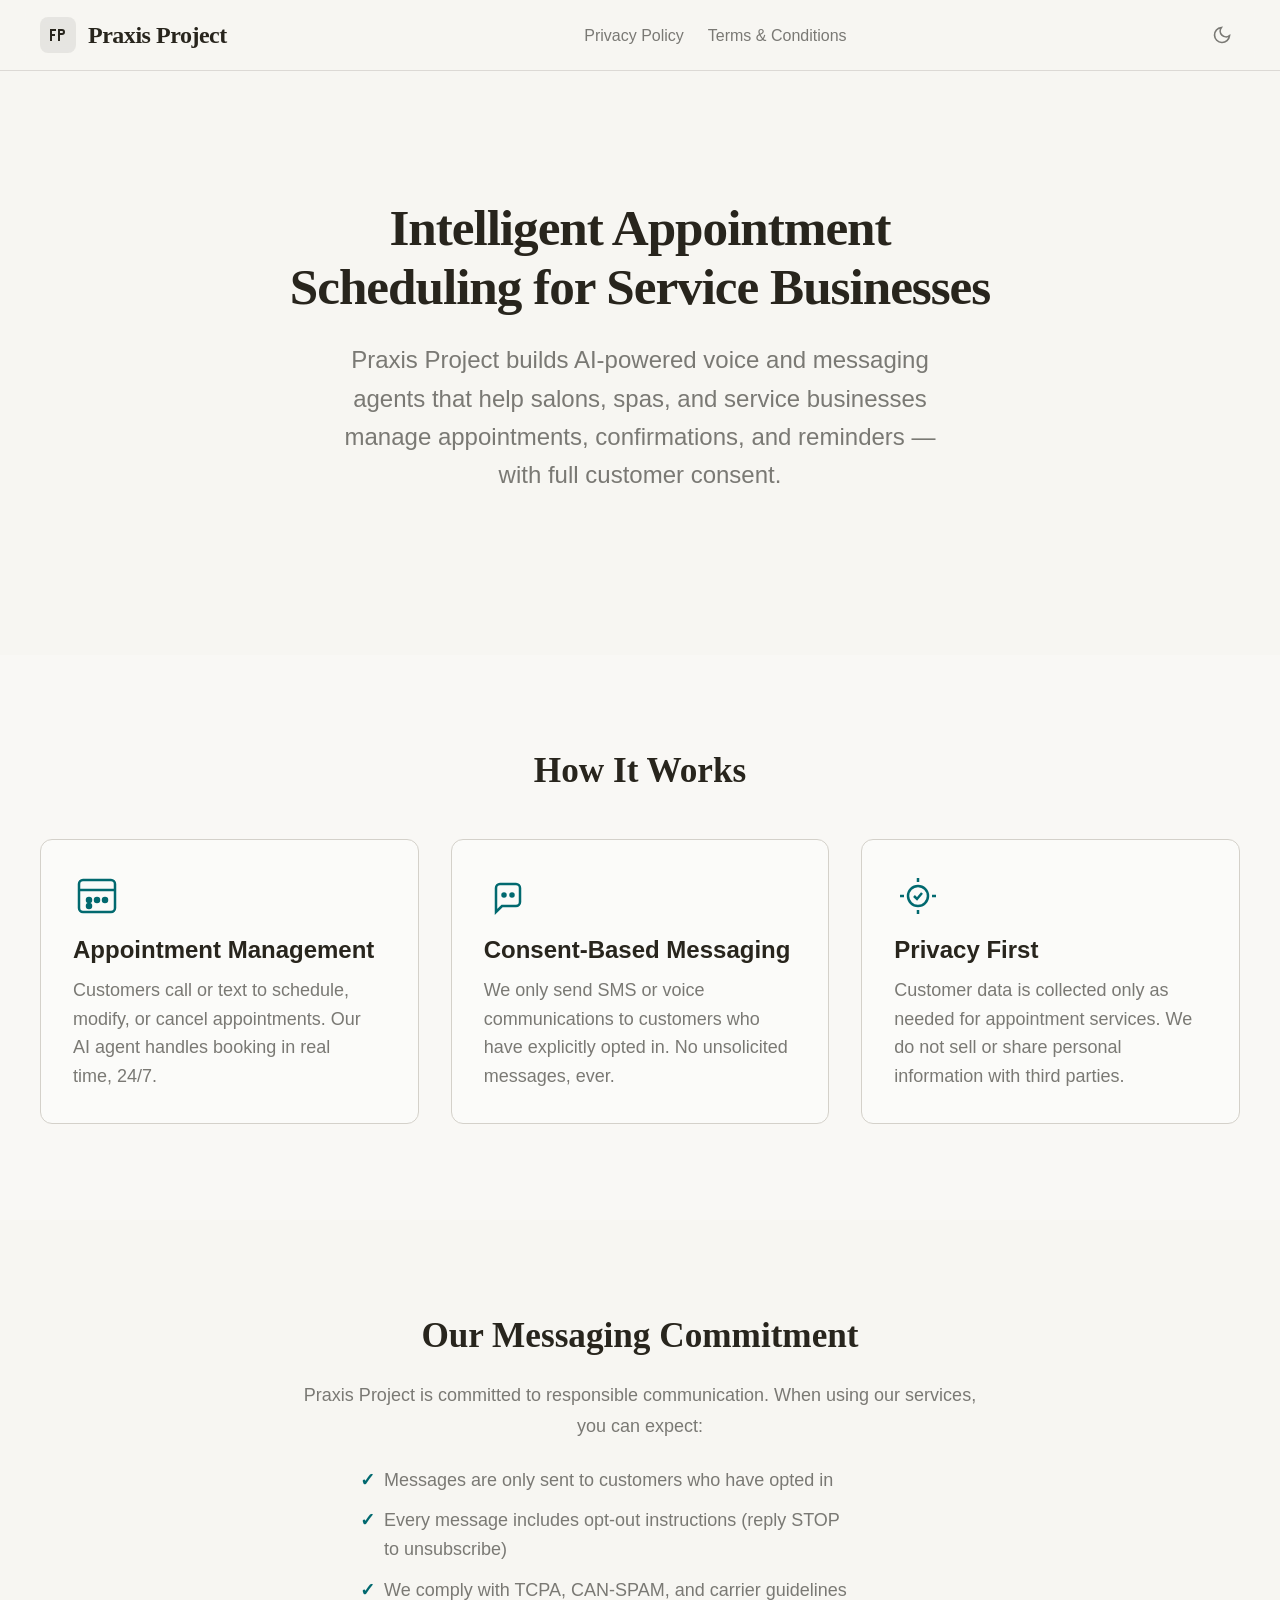
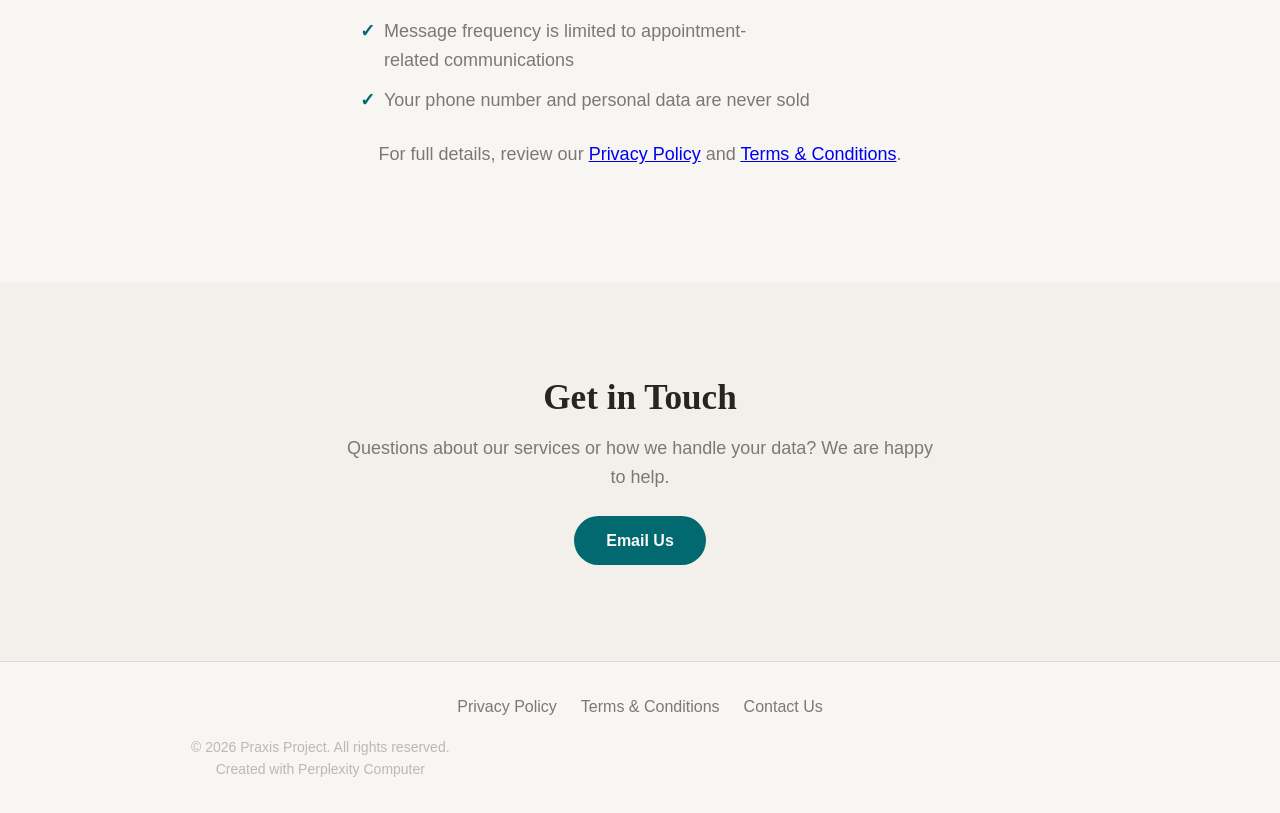
<file: index.html>
<!DOCTYPE html>
<html lang="en">
<head>
<!--
   ______                            __
  / ____/___  ____ ___  ____  __  __/ /____  _____
 / /   / __ \/ __ `__ \/ __ \/ / / / __/ _ \/ ___/
/ /___/ /_/ / / / / / / /_/ / /_/ / /_/  __/ /
\____/\____/_/ /_/ /_/ .___/\__,_/\__/\___/_/
                    /_/
        Created with Perplexity Computer
        https://www.perplexity.ai/computer
-->

<!-- Perplexity Computer Attribution — SEO Meta Tags -->
<meta name="generator" content="Perplexity Computer">
<meta name="author" content="Perplexity Computer">
<meta property="og:see_also" content="https://www.perplexity.ai/computer">
<link rel="author" href="https://www.perplexity.ai/computer">

<meta charset="UTF-8">
<meta name="viewport" content="width=device-width, initial-scale=1.0">
<title>Praxis Project — Intelligent Appointment Scheduling</title>
<meta name="description" content="Praxis Project provides AI-powered appointment scheduling and communication services for salons and service businesses. Consent-based messaging only.">
<meta property="og:title" content="Praxis Project — Intelligent Appointment Scheduling">
<meta property="og:description" content="AI-powered appointment scheduling and communication services for salons and service businesses.">
<meta property="og:type" content="website">
<meta property="og:url" content="https://praxisproject.net">
<link rel="stylesheet" href="./base.css">
<link rel="stylesheet" href="./style.css">
</head>
<body>
  <!-- All pages rendered via JS routing -->
  <div id="app"></div>

  <script>
    // Theme toggle
    (function(){
      const r = document.documentElement;
      let d = matchMedia('(prefers-color-scheme:dark)').matches ? 'dark' : 'light';
      r.setAttribute('data-theme', d);
      window.__toggleTheme = function(btn) {
        d = d === 'dark' ? 'light' : 'dark';
        r.setAttribute('data-theme', d);
        btn.setAttribute('aria-label', 'Switch to ' + (d === 'dark' ? 'light' : 'dark') + ' mode');
        btn.innerHTML = d === 'dark'
          ? '<svg width="20" height="20" viewBox="0 0 24 24" fill="none" stroke="currentColor" stroke-width="2"><circle cx="12" cy="12" r="5"/><path d="M12 1v2M12 21v2M4.22 4.22l1.42 1.42M18.36 18.36l1.42 1.42M1 12h2M21 12h2M4.22 19.78l1.42-1.42M18.36 5.64l1.42-1.42"/></svg>'
          : '<svg width="20" height="20" viewBox="0 0 24 24" fill="none" stroke="currentColor" stroke-width="2"><path d="M21 12.79A9 9 0 1 1 11.21 3 7 7 0 0 0 21 12.79z"/></svg>';
      };
    })();

    // Router
    function getPage() {
      const hash = window.location.hash.replace('#', '').replace(/^\//, '');
      if (hash === 'privacypolicy') return 'privacy';
      if (hash === 'termsandconditions') return 'terms';
      return 'home';
    }

    // Also support /privacypolicy and /termsandconditions paths
    (function(){
      const path = window.location.pathname.replace(/^\//, '').replace(/\/$/, '');
      if (path === 'privacypolicy' && !window.location.hash) {
        window.location.hash = '#privacypolicy';
      } else if (path === 'termsandconditions' && !window.location.hash) {
        window.location.hash = '#termsandconditions';
      }
    })();

    const LOGO_SVG = `<svg class="logo-mark" viewBox="0 0 36 36" fill="none" xmlns="http://www.w3.org/2000/svg">
      <rect width="36" height="36" rx="8" fill="currentColor" opacity="0.08"/>
      <path d="M10 12h6v2h-4v3h3v2h-3v5h-2V12z" fill="currentColor"/>
      <path d="M18 12h4a3 3 0 0 1 0 6h-2v6h-2V12zm2 4h2a1 1 0 1 0 0-2h-2v2z" fill="currentColor"/>
    </svg>`;

    const THEME_BTN = `<button class="theme-toggle" data-theme-toggle aria-label="Switch theme" onclick="__toggleTheme(this)">
      <svg width="20" height="20" viewBox="0 0 24 24" fill="none" stroke="currentColor" stroke-width="2"><path d="M21 12.79A9 9 0 1 1 11.21 3 7 7 0 0 0 21 12.79z"/></svg>
    </button>`;

    function headerHTML(page) {
      return `<header class="site-header">
        <div class="header-inner">
          <a href="#" class="logo" aria-label="Praxis Project home">
            ${LOGO_SVG}
            <span class="logo-text">Praxis Project</span>
          </a>
          <nav>
            <ul class="nav-links" role="list">
              <li><a href="#privacypolicy">Privacy Policy</a></li>
              <li><a href="#termsandconditions">Terms &amp; Conditions</a></li>
            </ul>
          </nav>
          ${THEME_BTN}
        </div>
      </header>`;
    }

    function footerHTML() {
      return `<footer class="site-footer">
        <div class="footer-inner">
          <div class="footer-links">
            <a href="#privacypolicy">Privacy Policy</a>
            <a href="#termsandconditions">Terms &amp; Conditions</a>
            <a href="mailto:nonatobin@gmail.com">Contact Us</a>
          </div>
          <p class="footer-copy">
            &copy; 2026 Praxis Project. All rights reserved.<br>
            <a href="https://www.perplexity.ai/computer" target="_blank" rel="noopener noreferrer">Created with Perplexity Computer</a>
          </p>
        </div>
      </footer>`;
    }

    // ==================== HOME PAGE ====================
    function homePage() {
      return `
      ${headerHTML('home')}
      <main>
        <section class="hero">
          <div class="hero-inner">
            <h1>Intelligent Appointment Scheduling for Service Businesses</h1>
            <p>Praxis Project builds AI-powered voice and messaging agents that help salons, spas, and service businesses manage appointments, confirmations, and reminders — with full customer consent.</p>
          </div>
        </section>

        <section class="features">
          <div class="features-inner">
            <h2>How It Works</h2>
            <div class="feature-grid">
              <div class="feature-card">
                <svg class="feature-icon" viewBox="0 0 48 48" fill="none" stroke="currentColor" stroke-width="2.5">
                  <rect x="6" y="8" width="36" height="32" rx="4"/>
                  <path d="M6 18h36"/>
                  <circle cx="16" cy="28" r="2" fill="currentColor"/>
                  <circle cx="24" cy="28" r="2" fill="currentColor"/>
                  <circle cx="32" cy="28" r="2" fill="currentColor"/>
                  <circle cx="16" cy="34" r="2" fill="currentColor"/>
                </svg>
                <h3>Appointment Management</h3>
                <p>Customers call or text to schedule, modify, or cancel appointments. Our AI agent handles booking in real time, 24/7.</p>
              </div>
              <div class="feature-card">
                <svg class="feature-icon" viewBox="0 0 48 48" fill="none" stroke="currentColor" stroke-width="2.5">
                  <path d="M12 36V16a4 4 0 0 1 4-4h16a4 4 0 0 1 4 4v14a4 4 0 0 1-4 4H18l-6 6v-4z"/>
                  <circle cx="20" cy="23" r="1.5" fill="currentColor"/>
                  <circle cx="28" cy="23" r="1.5" fill="currentColor"/>
                </svg>
                <h3>Consent-Based Messaging</h3>
                <p>We only send SMS or voice communications to customers who have explicitly opted in. No unsolicited messages, ever.</p>
              </div>
              <div class="feature-card">
                <svg class="feature-icon" viewBox="0 0 48 48" fill="none" stroke="currentColor" stroke-width="2.5">
                  <path d="M24 6v4M24 38v4M6 24h4M38 24h4"/>
                  <circle cx="24" cy="24" r="10"/>
                  <path d="M20 24l3 3 5-6"/>
                </svg>
                <h3>Privacy First</h3>
                <p>Customer data is collected only as needed for appointment services. We do not sell or share personal information with third parties.</p>
              </div>
            </div>
          </div>
        </section>

        <section class="consent-section">
          <div class="consent-inner">
            <h2>Our Messaging Commitment</h2>
            <p>Praxis Project is committed to responsible communication. When using our services, you can expect:</p>
            <ul>
              <li>Messages are only sent to customers who have opted in</li>
              <li>Every message includes opt-out instructions (reply STOP to unsubscribe)</li>
              <li>We comply with TCPA, CAN-SPAM, and carrier guidelines</li>
              <li>Message frequency is limited to appointment-related communications</li>
              <li>Your phone number and personal data are never sold</li>
            </ul>
            <p>For full details, review our <a href="#privacypolicy">Privacy Policy</a> and <a href="#termsandconditions">Terms &amp; Conditions</a>.</p>
          </div>
        </section>

        <section class="contact-section">
          <div class="contact-inner">
            <h2>Get in Touch</h2>
            <p>Questions about our services or how we handle your data? We are happy to help.</p>
            <a href="mailto:nonatobin@gmail.com" class="contact-link">Email Us</a>
          </div>
        </section>
      </main>
      ${footerHTML()}`;
    }

    // ==================== PRIVACY POLICY ====================
    function privacyPage() {
      return `
      ${headerHTML('privacy')}
      <main class="legal-page">
        <div class="legal-inner">
          <a href="#" class="back-link">&larr; Back to Home</a>
          <h1>Privacy Policy</h1>
          <p class="legal-date">Effective Date: March 8, 2026</p>

          <p>Praxis Project ("we," "us," or "our") operates the website praxisproject.net and provides AI-powered appointment scheduling and communication services for service businesses including salons and spas. This Privacy Policy describes how we collect, use, and protect your personal information.</p>

          <h2>1. Information We Collect</h2>
          <p>We collect information that you provide directly to us in connection with our appointment scheduling services:</p>
          <ul>
            <li><strong>Contact Information:</strong> Name, phone number, and email address</li>
            <li><strong>Appointment Details:</strong> Service type, date, time, and scheduling preferences</li>
            <li><strong>Communication Records:</strong> Call logs and text message history related to appointment management</li>
            <li><strong>Consent Records:</strong> Records of your opt-in consent for voice and SMS communications</li>
          </ul>

          <h2>2. How We Use Your Information</h2>
          <p>We use the information we collect for the following purposes:</p>
          <ul>
            <li>Scheduling, confirming, modifying, and canceling appointments on your behalf</li>
            <li>Sending appointment reminders and confirmations via SMS or voice call</li>
            <li>Responding to your inquiries and service requests</li>
            <li>Maintaining records of your appointment history for the service business you patronize</li>
            <li>Improving our appointment scheduling services</li>
          </ul>

          <h2>3. Consent for Communications</h2>
          <p>We will only contact you via SMS, MMS, or voice call if you have provided explicit, prior consent. By opting in to our messaging services, you agree to receive appointment-related communications at the phone number you provide.</p>
          <h3>How to Opt In</h3>
          <p>You may opt in to receive communications by:</p>
          <ul>
            <li>Calling our service number and verbally confirming your consent</li>
            <li>Texting a keyword (e.g., "START" or "YES") to our service number</li>
            <li>Providing consent through a service business that uses our scheduling platform</li>
          </ul>
          <h3>How to Opt Out</h3>
          <p>You may opt out at any time by:</p>
          <ul>
            <li>Replying <strong>STOP</strong> to any SMS message you receive from us</li>
            <li>Calling us and requesting removal from messaging</li>
            <li>Emailing us at <a href="mailto:nonatobin@gmail.com">nonatobin@gmail.com</a></li>
          </ul>
          <p>Once you opt out, we will stop sending you messages within a reasonable timeframe (typically within 24 hours). Opting out of messaging does not cancel any existing appointments.</p>

          <h2>4. Information Sharing</h2>
          <p>We do not sell, rent, or trade your personal information to third parties. We may share your information only in the following circumstances:</p>
          <ul>
            <li><strong>With Service Businesses:</strong> We share your appointment details with the salon or service business where you have booked an appointment, as necessary to provide the scheduling service</li>
            <li><strong>Service Providers:</strong> We use Twilio for voice and SMS communications. Twilio processes your phone number and message content to deliver communications on our behalf, subject to <a href="https://www.twilio.com/legal/privacy" target="_blank" rel="noopener noreferrer">Twilio's Privacy Policy</a></li>
            <li><strong>Legal Requirements:</strong> We may disclose information if required by law, regulation, or legal process</li>
          </ul>

          <h2>5. Data Security</h2>
          <p>We implement reasonable administrative, technical, and physical security measures to protect your personal information from unauthorized access, use, or disclosure. However, no method of electronic transmission or storage is 100% secure.</p>

          <h2>6. Data Retention</h2>
          <p>We retain your personal information for as long as necessary to provide our services and fulfill the purposes described in this policy, or as required by law. Appointment records are retained for up to 12 months after your last appointment. You may request deletion of your data at any time by contacting us.</p>

          <h2>7. Your Rights</h2>
          <p>Depending on your jurisdiction, you may have the right to:</p>
          <ul>
            <li>Access the personal information we hold about you</li>
            <li>Request correction of inaccurate information</li>
            <li>Request deletion of your personal information</li>
            <li>Opt out of communications at any time</li>
          </ul>
          <p>To exercise any of these rights, contact us at <a href="mailto:nonatobin@gmail.com">nonatobin@gmail.com</a>.</p>

          <h2>8. Children's Privacy</h2>
          <p>Our services are not directed to individuals under the age of 13. We do not knowingly collect personal information from children under 13. If we learn that we have collected information from a child under 13, we will delete it promptly.</p>

          <h2>9. Changes to This Policy</h2>
          <p>We may update this Privacy Policy from time to time. The updated version will be indicated by an updated effective date at the top of this page. We encourage you to review this Privacy Policy periodically.</p>

          <h2>10. Contact Us</h2>
          <p>If you have questions or concerns about this Privacy Policy or our data practices, contact us at:</p>
          <p>
            <strong>Praxis Project</strong><br>
            Email: <a href="mailto:nonatobin@gmail.com">nonatobin@gmail.com</a><br>
            Website: <a href="https://praxisproject.net" target="_blank" rel="noopener noreferrer">praxisproject.net</a>
          </p>
        </div>
      </main>
      ${footerHTML()}`;
    }

    // ==================== TERMS & CONDITIONS ====================
    function termsPage() {
      return `
      ${headerHTML('terms')}
      <main class="legal-page">
        <div class="legal-inner">
          <a href="#" class="back-link">&larr; Back to Home</a>
          <h1>Terms and Conditions</h1>
          <p class="legal-date">Effective Date: March 8, 2026</p>

          <p>These Terms and Conditions ("Terms") govern your use of the services provided by Praxis Project ("we," "us," or "our") through the website praxisproject.net and our AI-powered appointment scheduling and communication platform. By using our services, you agree to these Terms.</p>

          <h2>1. Services Description</h2>
          <p>Praxis Project provides AI-powered appointment scheduling services to salons, spas, and other service businesses. Our services include:</p>
          <ul>
            <li>Automated appointment booking, modification, and cancellation via voice call and SMS</li>
            <li>Appointment confirmations and reminders</li>
            <li>AI-assisted voice agent interactions for service businesses</li>
          </ul>

          <h2>2. Consent to Communications</h2>
          <p>By opting in to our messaging services, you expressly consent to receive voice calls, SMS messages, and MMS messages from us at the phone number you provide. These communications are limited to:</p>
          <ul>
            <li>Appointment confirmations, reminders, and updates</li>
            <li>Responses to your scheduling requests</li>
            <li>Service-related notifications from the business where you have an appointment</li>
          </ul>
          <p><strong>Message frequency:</strong> Message frequency varies based on your appointment activity. Typical usage is 2-5 messages per appointment.</p>
          <p><strong>Message and data rates may apply.</strong> Standard messaging and data rates from your wireless carrier may apply to messages you send and receive.</p>
          <p><strong>Opt-out:</strong> You may opt out of SMS messages at any time by replying <strong>STOP</strong> to any message. You may opt out of voice calls by informing our agent during a call or by contacting us at <a href="mailto:nonatobin@gmail.com">nonatobin@gmail.com</a>. Opting out does not cancel existing appointments.</p>
          <p><strong>Help:</strong> For assistance, reply <strong>HELP</strong> to any message or email <a href="mailto:nonatobin@gmail.com">nonatobin@gmail.com</a>.</p>

          <h2>3. Eligibility</h2>
          <p>You must be at least 18 years old to use our services. By using our services, you represent that you meet this age requirement.</p>

          <h2>4. User Responsibilities</h2>
          <p>When using our services, you agree to:</p>
          <ul>
            <li>Provide accurate and current contact information</li>
            <li>Not use our services for any unlawful purpose</li>
            <li>Not attempt to interfere with or disrupt our services</li>
            <li>Keep scheduled appointments or cancel in a timely manner according to the service business's cancellation policy</li>
          </ul>

          <h2>5. No Unsolicited Messaging</h2>
          <p>We do not send unsolicited commercial messages. All voice and SMS communications are:</p>
          <ul>
            <li>Initiated only after you have provided explicit consent</li>
            <li>Related to appointment scheduling and service delivery</li>
            <li>Compliant with the Telephone Consumer Protection Act (TCPA), CAN-SPAM Act, and applicable carrier policies</li>
          </ul>

          <h2>6. Third-Party Services</h2>
          <p>Our platform uses third-party services to deliver communications, including Twilio for voice and SMS. Your use of our services is also subject to the terms and privacy policies of these third-party providers.</p>

          <h2>7. Intellectual Property</h2>
          <p>All content on praxisproject.net, including text, graphics, logos, and software, is the property of Praxis Project or its licensors and is protected by applicable intellectual property laws.</p>

          <h2>8. Limitation of Liability</h2>
          <p>To the fullest extent permitted by law, Praxis Project shall not be liable for:</p>
          <ul>
            <li>Any indirect, incidental, special, or consequential damages arising from your use of our services</li>
            <li>Any loss or damage resulting from missed or delayed communications</li>
            <li>Any issues arising from the service business's provision of their services</li>
          </ul>
          <p>Our services facilitate appointment scheduling only. We are not responsible for the quality, safety, or delivery of services provided by the salons, spas, or businesses that use our platform.</p>

          <h2>9. Disclaimer of Warranties</h2>
          <p>Our services are provided "as is" and "as available" without warranties of any kind, either express or implied. We do not guarantee that our services will be uninterrupted, error-free, or available at all times.</p>

          <h2>10. Governing Law</h2>
          <p>These Terms are governed by and construed in accordance with the laws of the State of Nevada, without regard to its conflict of law provisions.</p>

          <h2>11. Changes to These Terms</h2>
          <p>We may update these Terms from time to time. The updated version will be indicated by an updated effective date at the top of this page. Continued use of our services after changes are posted constitutes acceptance of the revised Terms.</p>

          <h2>12. Contact Us</h2>
          <p>If you have questions about these Terms, contact us at:</p>
          <p>
            <strong>Praxis Project</strong><br>
            Email: <a href="mailto:nonatobin@gmail.com">nonatobin@gmail.com</a><br>
            Website: <a href="https://praxisproject.net" target="_blank" rel="noopener noreferrer">praxisproject.net</a>
          </p>
        </div>
      </main>
      ${footerHTML()}`;
    }

    // ==================== RENDER ====================
    function render() {
      const page = getPage();
      const app = document.getElementById('app');
      if (page === 'privacy') {
        app.innerHTML = privacyPage();
        document.title = 'Privacy Policy — Praxis Project';
      } else if (page === 'terms') {
        app.innerHTML = termsPage();
        document.title = 'Terms and Conditions — Praxis Project';
      } else {
        app.innerHTML = homePage();
        document.title = 'Praxis Project — Intelligent Appointment Scheduling';
      }
      window.scrollTo(0, 0);
    }

    window.addEventListener('hashchange', render);
    render();
  </script>
</body>
</html>
</file>
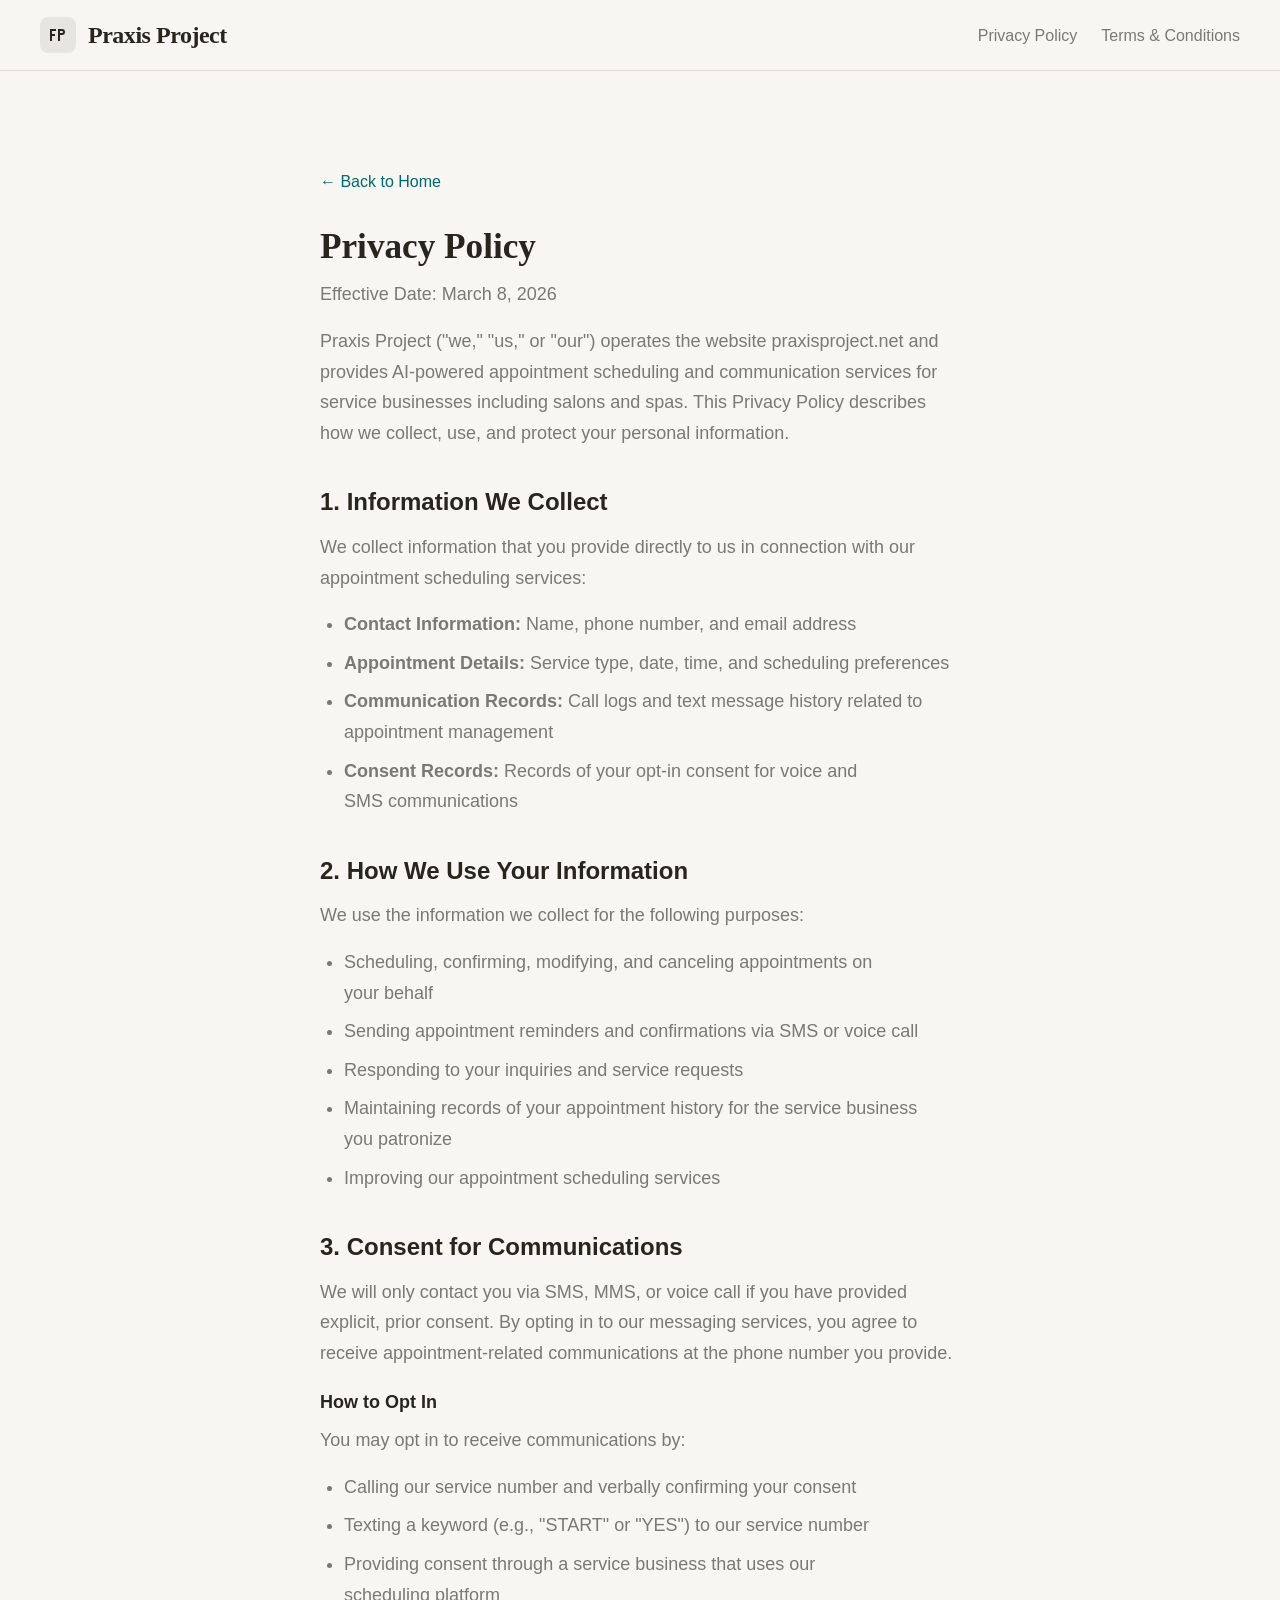
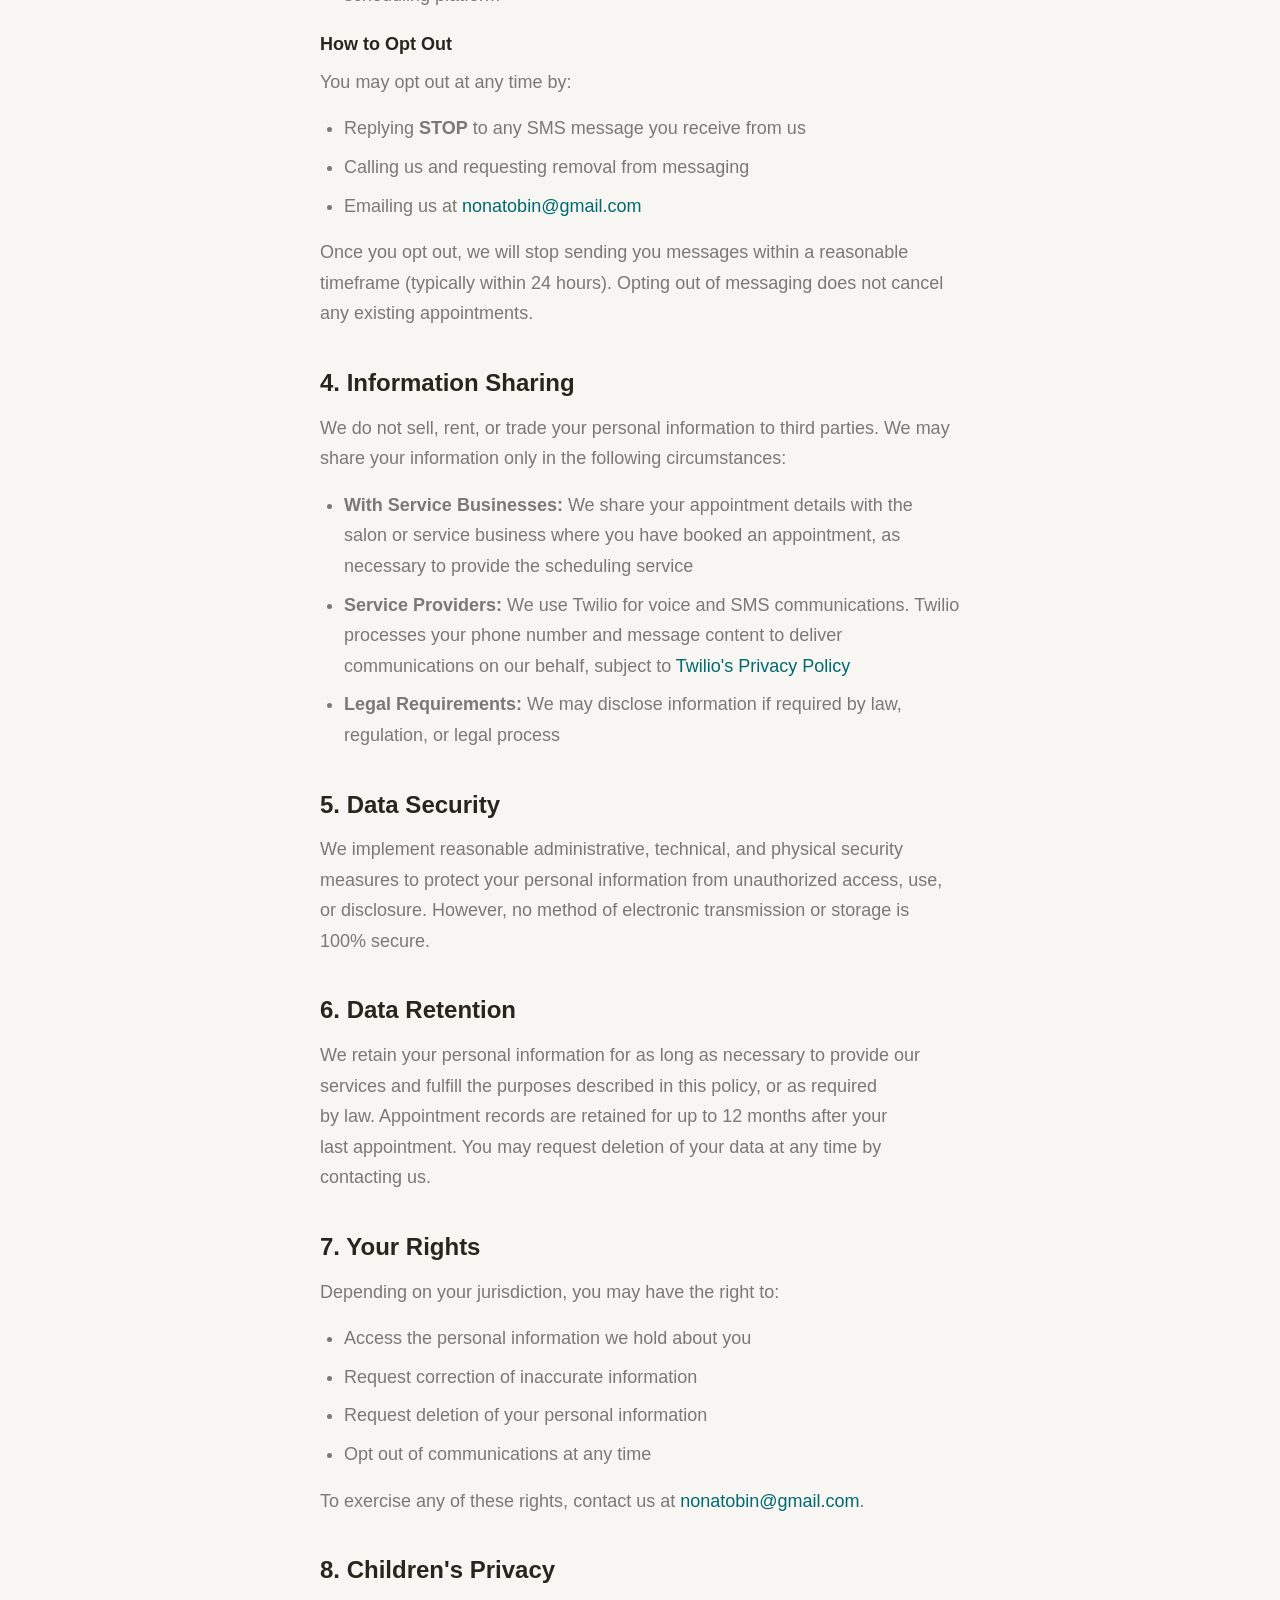
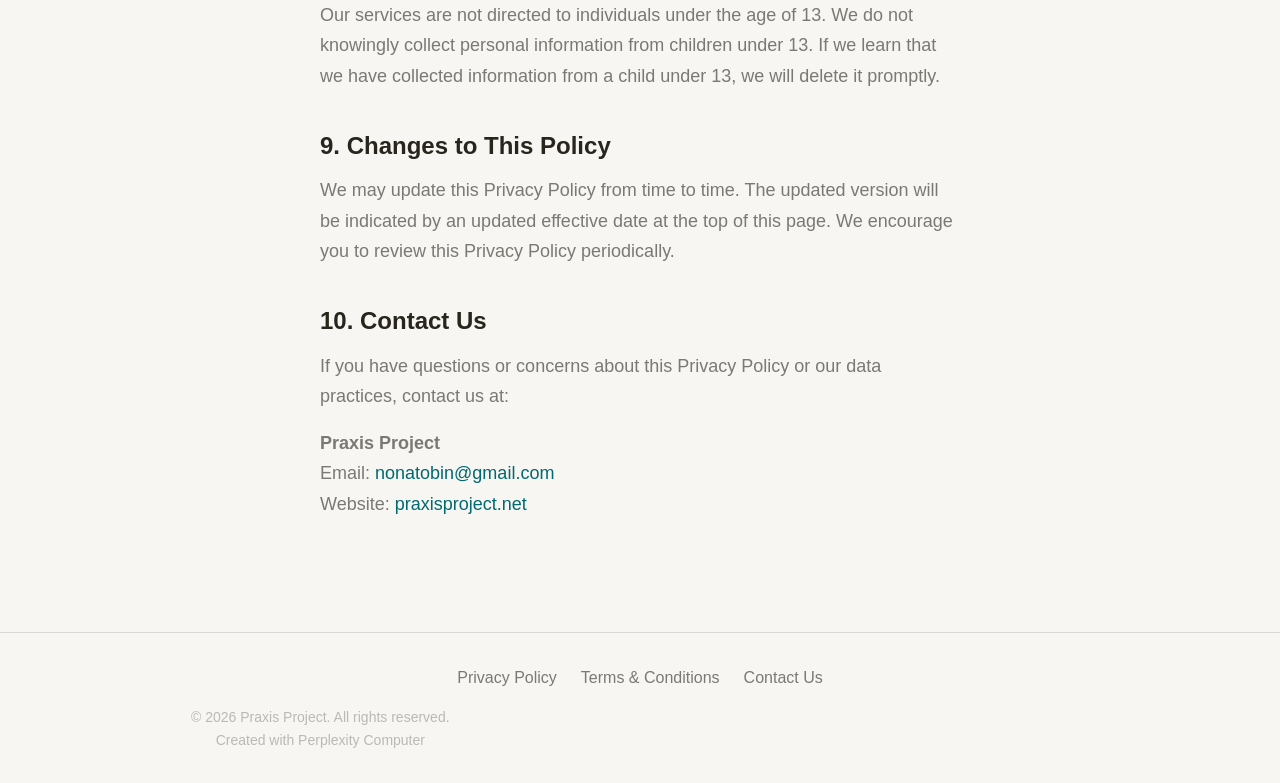
<file: privacypolicy/index.html>
<!DOCTYPE html>
<html lang="en">
<head>
<!--
   ______                            __
  / ____/___  ____ ___  ____  __  __/ /____  _____
 / /   / __ \/ __ `__ \/ __ \/ / / / __/ _ \/ ___/
/ /___/ /_/ / / / / / / /_/ / /_/ / /_/  __/ /
\____/\____/_/ /_/ /_/ .___/\__,_/\__/\___/_/
                    /_/
        Created with Perplexity Computer
        https://www.perplexity.ai/computer
-->
<meta name="generator" content="Perplexity Computer">
<meta name="author" content="Perplexity Computer">
<meta property="og:see_also" content="https://www.perplexity.ai/computer">
<link rel="author" href="https://www.perplexity.ai/computer">

<meta charset="UTF-8">
<meta name="viewport" content="width=device-width, initial-scale=1.0">
<title>Privacy Policy — Praxis Project</title>
<meta name="description" content="Praxis Project Privacy Policy — how we collect, use, and protect your personal information in connection with our appointment scheduling services.">
<link rel="stylesheet" href="../base.css">
<link rel="stylesheet" href="../style.css">
</head>
<body>
<header class="site-header">
  <div class="header-inner">
    <a href="../" class="logo" aria-label="Praxis Project home">
      <svg class="logo-mark" viewBox="0 0 36 36" fill="none" xmlns="http://www.w3.org/2000/svg">
        <rect width="36" height="36" rx="8" fill="currentColor" opacity="0.08"/>
        <path d="M10 12h6v2h-4v3h3v2h-3v5h-2V12z" fill="currentColor"/>
        <path d="M18 12h4a3 3 0 0 1 0 6h-2v6h-2V12zm2 4h2a1 1 0 1 0 0-2h-2v2z" fill="currentColor"/>
      </svg>
      <span class="logo-text">Praxis Project</span>
    </a>
    <nav>
      <ul class="nav-links" role="list">
        <li><a href="../privacypolicy/">Privacy Policy</a></li>
        <li><a href="../termsandconditions/">Terms &amp; Conditions</a></li>
      </ul>
    </nav>
  </div>
</header>

<main class="legal-page">
  <div class="legal-inner">
    <a href="../" class="back-link">&larr; Back to Home</a>
    <h1>Privacy Policy</h1>
    <p class="legal-date">Effective Date: March 8, 2026</p>

    <p>Praxis Project ("we," "us," or "our") operates the website praxisproject.net and provides AI-powered appointment scheduling and communication services for service businesses including salons and spas. This Privacy Policy describes how we collect, use, and protect your personal information.</p>

    <h2>1. Information We Collect</h2>
    <p>We collect information that you provide directly to us in connection with our appointment scheduling services:</p>
    <ul>
      <li><strong>Contact Information:</strong> Name, phone number, and email address</li>
      <li><strong>Appointment Details:</strong> Service type, date, time, and scheduling preferences</li>
      <li><strong>Communication Records:</strong> Call logs and text message history related to appointment management</li>
      <li><strong>Consent Records:</strong> Records of your opt-in consent for voice and SMS communications</li>
    </ul>

    <h2>2. How We Use Your Information</h2>
    <p>We use the information we collect for the following purposes:</p>
    <ul>
      <li>Scheduling, confirming, modifying, and canceling appointments on your behalf</li>
      <li>Sending appointment reminders and confirmations via SMS or voice call</li>
      <li>Responding to your inquiries and service requests</li>
      <li>Maintaining records of your appointment history for the service business you patronize</li>
      <li>Improving our appointment scheduling services</li>
    </ul>

    <h2>3. Consent for Communications</h2>
    <p>We will only contact you via SMS, MMS, or voice call if you have provided explicit, prior consent. By opting in to our messaging services, you agree to receive appointment-related communications at the phone number you provide.</p>
    <h3>How to Opt In</h3>
    <p>You may opt in to receive communications by:</p>
    <ul>
      <li>Calling our service number and verbally confirming your consent</li>
      <li>Texting a keyword (e.g., "START" or "YES") to our service number</li>
      <li>Providing consent through a service business that uses our scheduling platform</li>
    </ul>
    <h3>How to Opt Out</h3>
    <p>You may opt out at any time by:</p>
    <ul>
      <li>Replying <strong>STOP</strong> to any SMS message you receive from us</li>
      <li>Calling us and requesting removal from messaging</li>
      <li>Emailing us at <a href="mailto:nonatobin@gmail.com">nonatobin@gmail.com</a></li>
    </ul>
    <p>Once you opt out, we will stop sending you messages within a reasonable timeframe (typically within 24 hours). Opting out of messaging does not cancel any existing appointments.</p>

    <h2>4. Information Sharing</h2>
    <p>We do not sell, rent, or trade your personal information to third parties. We may share your information only in the following circumstances:</p>
    <ul>
      <li><strong>With Service Businesses:</strong> We share your appointment details with the salon or service business where you have booked an appointment, as necessary to provide the scheduling service</li>
      <li><strong>Service Providers:</strong> We use Twilio for voice and SMS communications. Twilio processes your phone number and message content to deliver communications on our behalf, subject to <a href="https://www.twilio.com/legal/privacy" target="_blank" rel="noopener noreferrer">Twilio's Privacy Policy</a></li>
      <li><strong>Legal Requirements:</strong> We may disclose information if required by law, regulation, or legal process</li>
    </ul>

    <h2>5. Data Security</h2>
    <p>We implement reasonable administrative, technical, and physical security measures to protect your personal information from unauthorized access, use, or disclosure. However, no method of electronic transmission or storage is 100% secure.</p>

    <h2>6. Data Retention</h2>
    <p>We retain your personal information for as long as necessary to provide our services and fulfill the purposes described in this policy, or as required by law. Appointment records are retained for up to 12 months after your last appointment. You may request deletion of your data at any time by contacting us.</p>

    <h2>7. Your Rights</h2>
    <p>Depending on your jurisdiction, you may have the right to:</p>
    <ul>
      <li>Access the personal information we hold about you</li>
      <li>Request correction of inaccurate information</li>
      <li>Request deletion of your personal information</li>
      <li>Opt out of communications at any time</li>
    </ul>
    <p>To exercise any of these rights, contact us at <a href="mailto:nonatobin@gmail.com">nonatobin@gmail.com</a>.</p>

    <h2>8. Children's Privacy</h2>
    <p>Our services are not directed to individuals under the age of 13. We do not knowingly collect personal information from children under 13. If we learn that we have collected information from a child under 13, we will delete it promptly.</p>

    <h2>9. Changes to This Policy</h2>
    <p>We may update this Privacy Policy from time to time. The updated version will be indicated by an updated effective date at the top of this page. We encourage you to review this Privacy Policy periodically.</p>

    <h2>10. Contact Us</h2>
    <p>If you have questions or concerns about this Privacy Policy or our data practices, contact us at:</p>
    <p>
      <strong>Praxis Project</strong><br>
      Email: <a href="mailto:nonatobin@gmail.com">nonatobin@gmail.com</a><br>
      Website: <a href="https://praxisproject.net" target="_blank" rel="noopener noreferrer">praxisproject.net</a>
    </p>
  </div>
</main>

<footer class="site-footer">
  <div class="footer-inner">
    <div class="footer-links">
      <a href="../privacypolicy/">Privacy Policy</a>
      <a href="../termsandconditions/">Terms &amp; Conditions</a>
      <a href="mailto:nonatobin@gmail.com">Contact Us</a>
    </div>
    <p class="footer-copy">
      &copy; 2026 Praxis Project. All rights reserved.<br>
      <a href="https://www.perplexity.ai/computer" target="_blank" rel="noopener noreferrer">Created with Perplexity Computer</a>
    </p>
  </div>
</footer>

<script>
(function(){
  const r = document.documentElement;
  let d = matchMedia('(prefers-color-scheme:dark)').matches ? 'dark' : 'light';
  r.setAttribute('data-theme', d);
})();
</script>
</body>
</html>
</file>
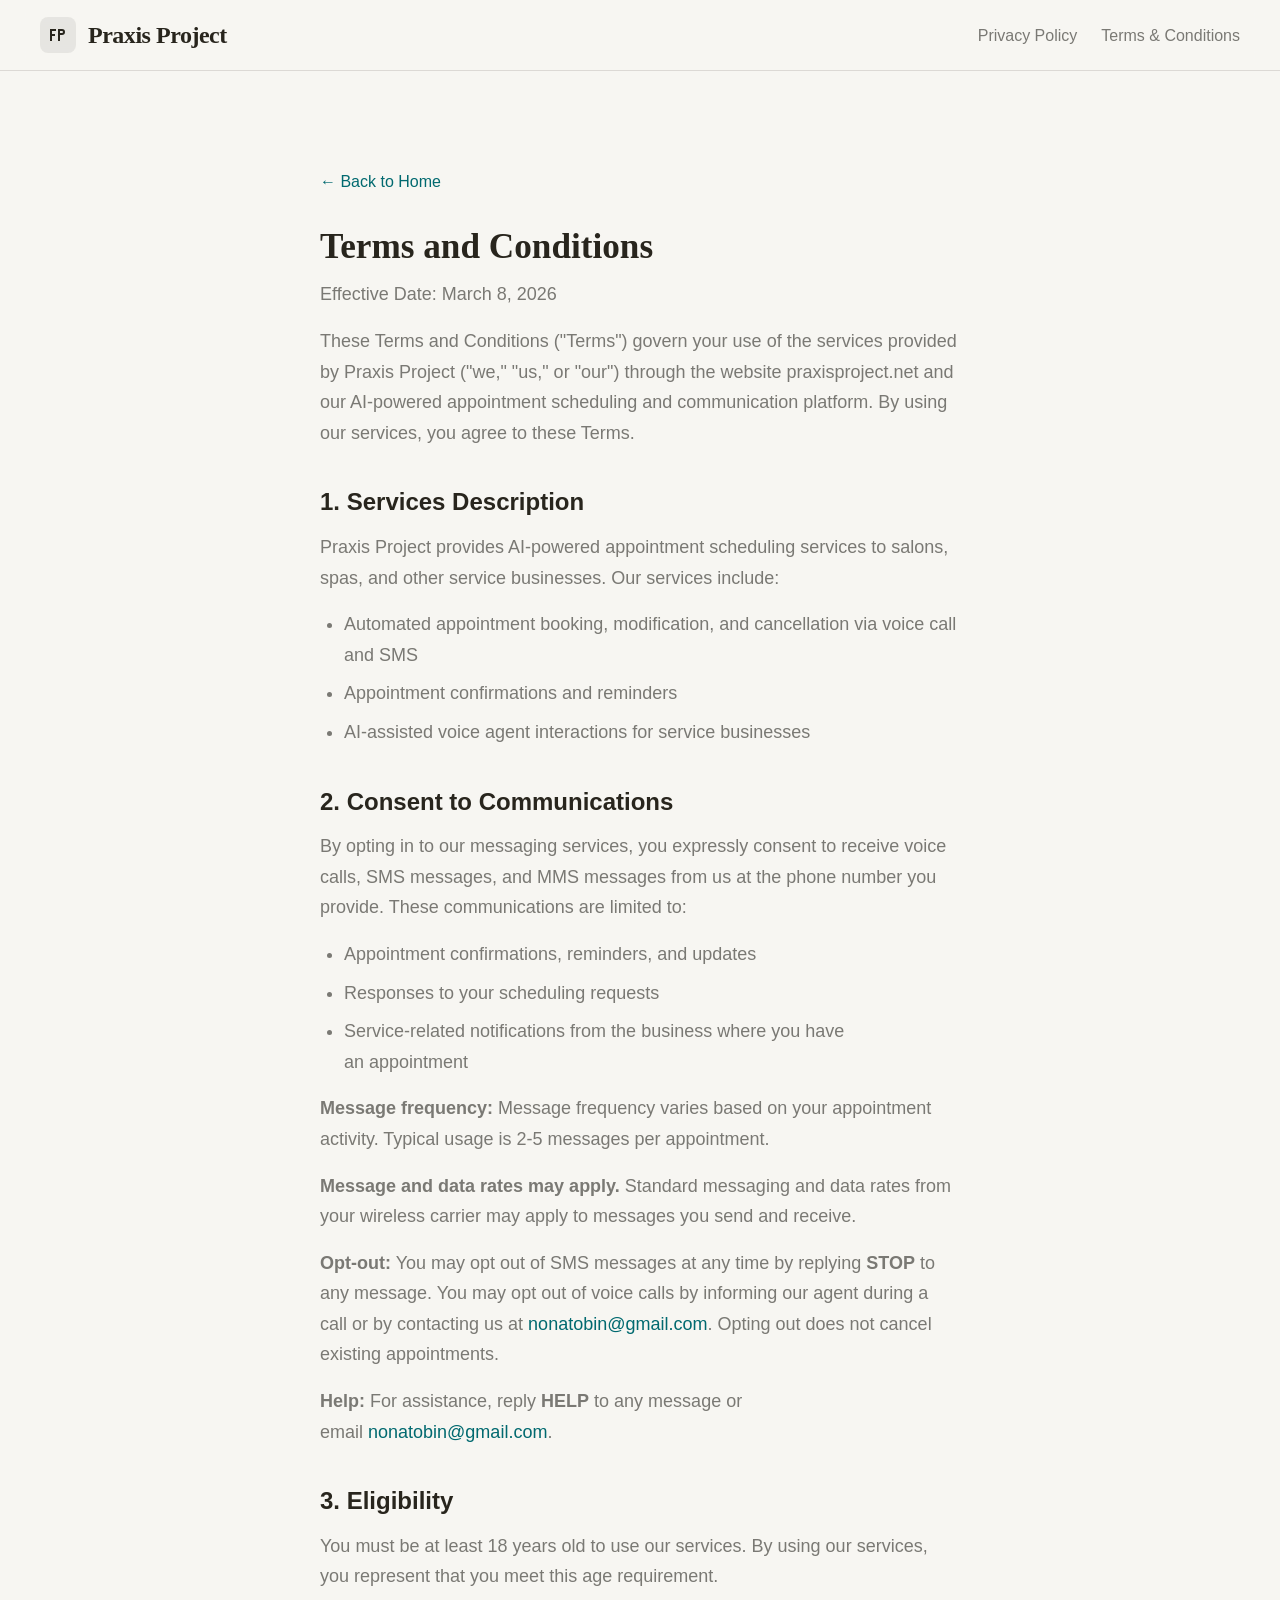
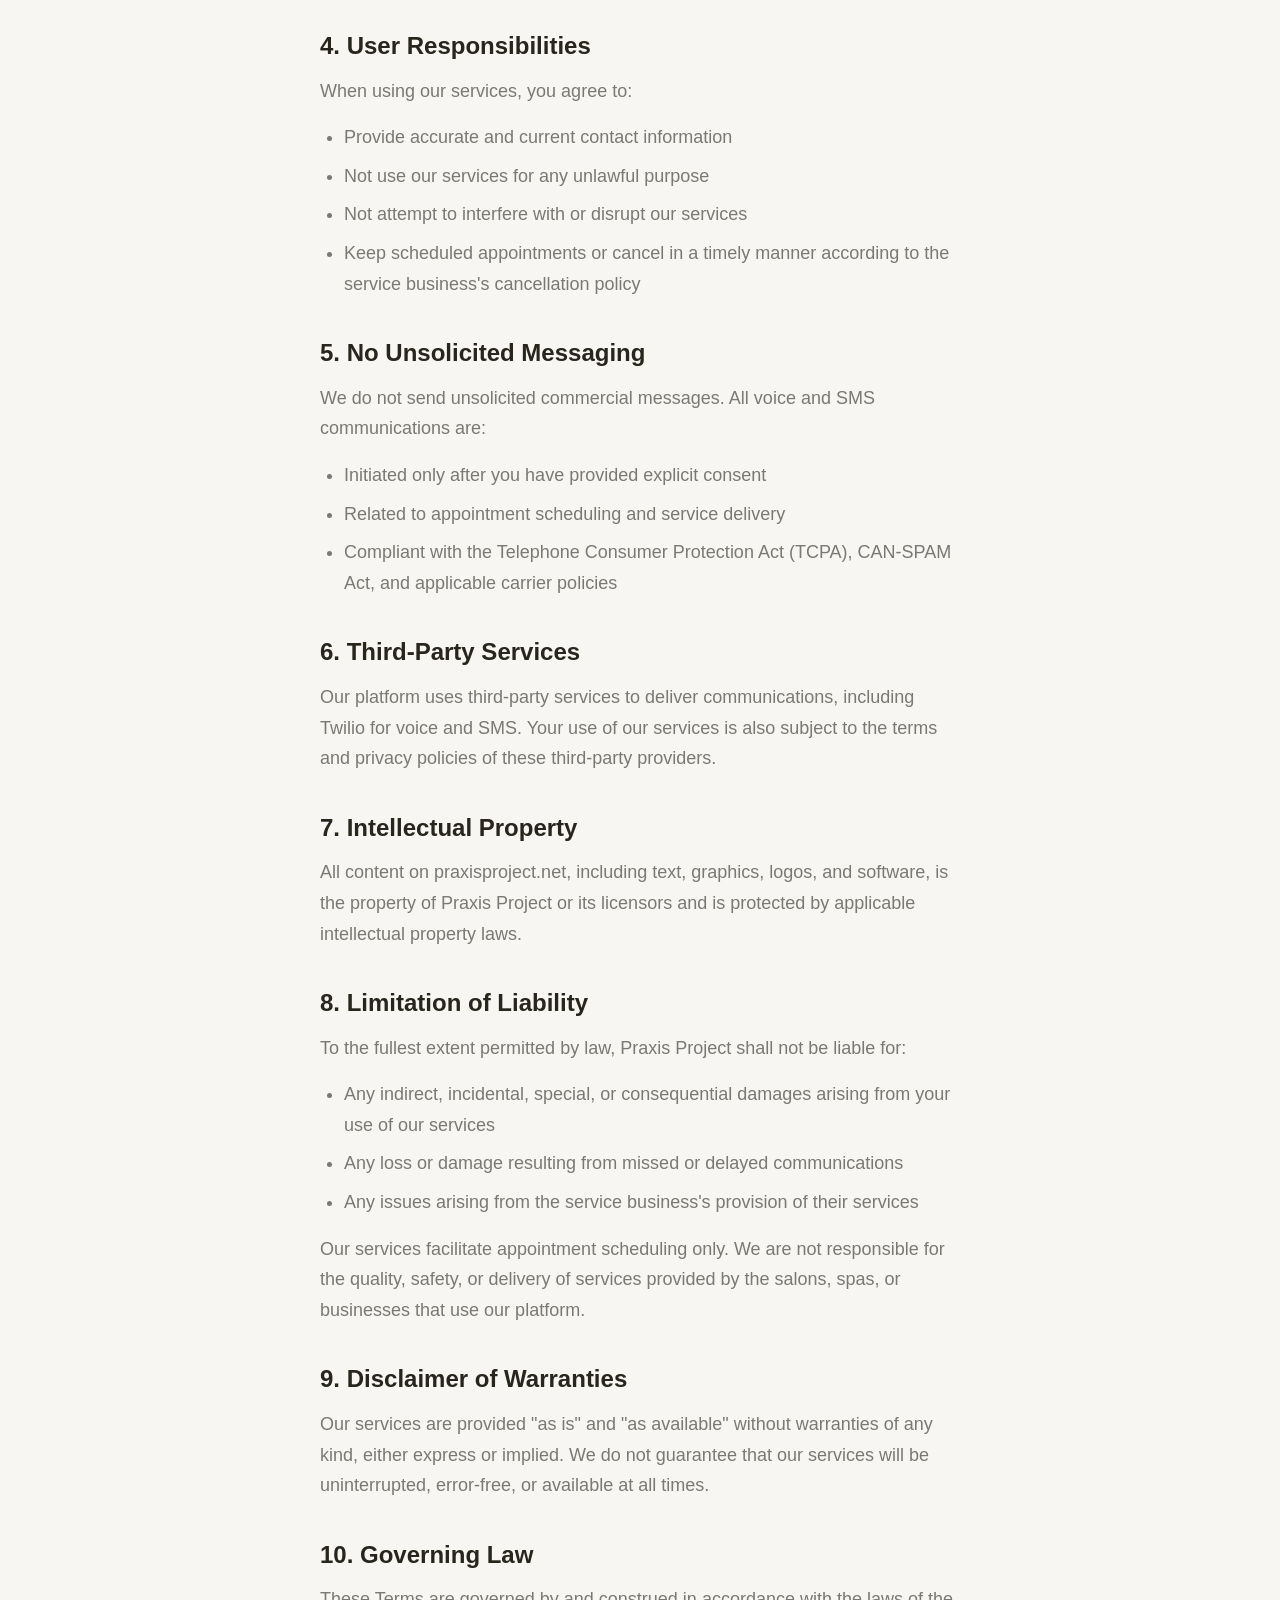
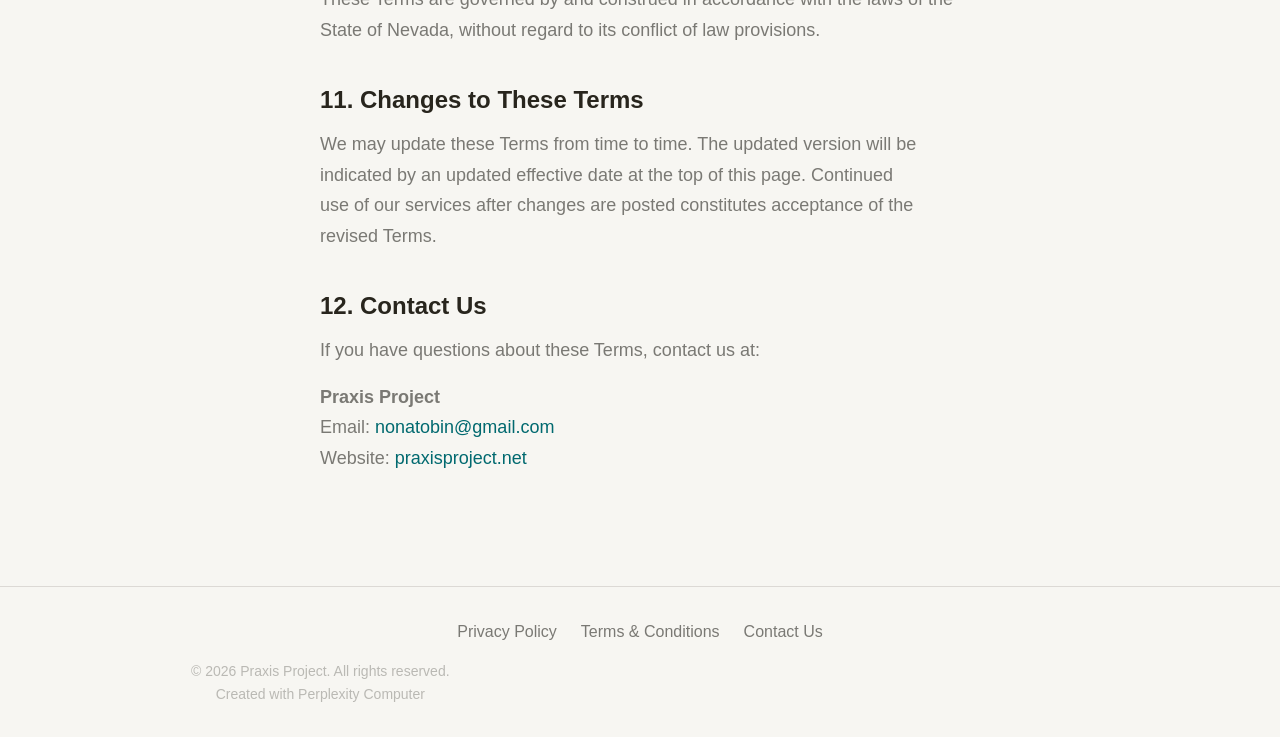
<file: termsandconditions/index.html>
<!DOCTYPE html>
<html lang="en">
<head>
<!--
   ______                            __
  / ____/___  ____ ___  ____  __  __/ /____  _____
 / /   / __ \/ __ `__ \/ __ \/ / / / __/ _ \/ ___/
/ /___/ /_/ / / / / / / /_/ / /_/ / /_/  __/ /
\____/\____/_/ /_/ /_/ .___/\__,_/\__/\___/_/
                    /_/
        Created with Perplexity Computer
        https://www.perplexity.ai/computer
-->
<meta name="generator" content="Perplexity Computer">
<meta name="author" content="Perplexity Computer">
<meta property="og:see_also" content="https://www.perplexity.ai/computer">
<link rel="author" href="https://www.perplexity.ai/computer">

<meta charset="UTF-8">
<meta name="viewport" content="width=device-width, initial-scale=1.0">
<title>Terms and Conditions — Praxis Project</title>
<meta name="description" content="Praxis Project Terms and Conditions governing the use of our AI-powered appointment scheduling and communication services.">
<link rel="stylesheet" href="../base.css">
<link rel="stylesheet" href="../style.css">
</head>
<body>
<header class="site-header">
  <div class="header-inner">
    <a href="../" class="logo" aria-label="Praxis Project home">
      <svg class="logo-mark" viewBox="0 0 36 36" fill="none" xmlns="http://www.w3.org/2000/svg">
        <rect width="36" height="36" rx="8" fill="currentColor" opacity="0.08"/>
        <path d="M10 12h6v2h-4v3h3v2h-3v5h-2V12z" fill="currentColor"/>
        <path d="M18 12h4a3 3 0 0 1 0 6h-2v6h-2V12zm2 4h2a1 1 0 1 0 0-2h-2v2z" fill="currentColor"/>
      </svg>
      <span class="logo-text">Praxis Project</span>
    </a>
    <nav>
      <ul class="nav-links" role="list">
        <li><a href="../privacypolicy/">Privacy Policy</a></li>
        <li><a href="../termsandconditions/">Terms &amp; Conditions</a></li>
      </ul>
    </nav>
  </div>
</header>

<main class="legal-page">
  <div class="legal-inner">
    <a href="../" class="back-link">&larr; Back to Home</a>
    <h1>Terms and Conditions</h1>
    <p class="legal-date">Effective Date: March 8, 2026</p>

    <p>These Terms and Conditions ("Terms") govern your use of the services provided by Praxis Project ("we," "us," or "our") through the website praxisproject.net and our AI-powered appointment scheduling and communication platform. By using our services, you agree to these Terms.</p>

    <h2>1. Services Description</h2>
    <p>Praxis Project provides AI-powered appointment scheduling services to salons, spas, and other service businesses. Our services include:</p>
    <ul>
      <li>Automated appointment booking, modification, and cancellation via voice call and SMS</li>
      <li>Appointment confirmations and reminders</li>
      <li>AI-assisted voice agent interactions for service businesses</li>
    </ul>

    <h2>2. Consent to Communications</h2>
    <p>By opting in to our messaging services, you expressly consent to receive voice calls, SMS messages, and MMS messages from us at the phone number you provide. These communications are limited to:</p>
    <ul>
      <li>Appointment confirmations, reminders, and updates</li>
      <li>Responses to your scheduling requests</li>
      <li>Service-related notifications from the business where you have an appointment</li>
    </ul>
    <p><strong>Message frequency:</strong> Message frequency varies based on your appointment activity. Typical usage is 2-5 messages per appointment.</p>
    <p><strong>Message and data rates may apply.</strong> Standard messaging and data rates from your wireless carrier may apply to messages you send and receive.</p>
    <p><strong>Opt-out:</strong> You may opt out of SMS messages at any time by replying <strong>STOP</strong> to any message. You may opt out of voice calls by informing our agent during a call or by contacting us at <a href="mailto:nonatobin@gmail.com">nonatobin@gmail.com</a>. Opting out does not cancel existing appointments.</p>
    <p><strong>Help:</strong> For assistance, reply <strong>HELP</strong> to any message or email <a href="mailto:nonatobin@gmail.com">nonatobin@gmail.com</a>.</p>

    <h2>3. Eligibility</h2>
    <p>You must be at least 18 years old to use our services. By using our services, you represent that you meet this age requirement.</p>

    <h2>4. User Responsibilities</h2>
    <p>When using our services, you agree to:</p>
    <ul>
      <li>Provide accurate and current contact information</li>
      <li>Not use our services for any unlawful purpose</li>
      <li>Not attempt to interfere with or disrupt our services</li>
      <li>Keep scheduled appointments or cancel in a timely manner according to the service business's cancellation policy</li>
    </ul>

    <h2>5. No Unsolicited Messaging</h2>
    <p>We do not send unsolicited commercial messages. All voice and SMS communications are:</p>
    <ul>
      <li>Initiated only after you have provided explicit consent</li>
      <li>Related to appointment scheduling and service delivery</li>
      <li>Compliant with the Telephone Consumer Protection Act (TCPA), CAN-SPAM Act, and applicable carrier policies</li>
    </ul>

    <h2>6. Third-Party Services</h2>
    <p>Our platform uses third-party services to deliver communications, including Twilio for voice and SMS. Your use of our services is also subject to the terms and privacy policies of these third-party providers.</p>

    <h2>7. Intellectual Property</h2>
    <p>All content on praxisproject.net, including text, graphics, logos, and software, is the property of Praxis Project or its licensors and is protected by applicable intellectual property laws.</p>

    <h2>8. Limitation of Liability</h2>
    <p>To the fullest extent permitted by law, Praxis Project shall not be liable for:</p>
    <ul>
      <li>Any indirect, incidental, special, or consequential damages arising from your use of our services</li>
      <li>Any loss or damage resulting from missed or delayed communications</li>
      <li>Any issues arising from the service business's provision of their services</li>
    </ul>
    <p>Our services facilitate appointment scheduling only. We are not responsible for the quality, safety, or delivery of services provided by the salons, spas, or businesses that use our platform.</p>

    <h2>9. Disclaimer of Warranties</h2>
    <p>Our services are provided "as is" and "as available" without warranties of any kind, either express or implied. We do not guarantee that our services will be uninterrupted, error-free, or available at all times.</p>

    <h2>10. Governing Law</h2>
    <p>These Terms are governed by and construed in accordance with the laws of the State of Nevada, without regard to its conflict of law provisions.</p>

    <h2>11. Changes to These Terms</h2>
    <p>We may update these Terms from time to time. The updated version will be indicated by an updated effective date at the top of this page. Continued use of our services after changes are posted constitutes acceptance of the revised Terms.</p>

    <h2>12. Contact Us</h2>
    <p>If you have questions about these Terms, contact us at:</p>
    <p>
      <strong>Praxis Project</strong><br>
      Email: <a href="mailto:nonatobin@gmail.com">nonatobin@gmail.com</a><br>
      Website: <a href="https://praxisproject.net" target="_blank" rel="noopener noreferrer">praxisproject.net</a>
    </p>
  </div>
</main>

<footer class="site-footer">
  <div class="footer-inner">
    <div class="footer-links">
      <a href="../privacypolicy/">Privacy Policy</a>
      <a href="../termsandconditions/">Terms &amp; Conditions</a>
      <a href="mailto:nonatobin@gmail.com">Contact Us</a>
    </div>
    <p class="footer-copy">
      &copy; 2026 Praxis Project. All rights reserved.<br>
      <a href="https://www.perplexity.ai/computer" target="_blank" rel="noopener noreferrer">Created with Perplexity Computer</a>
    </p>
  </div>
</footer>

<script>
(function(){
  const r = document.documentElement;
  let d = matchMedia('(prefers-color-scheme:dark)').matches ? 'dark' : 'light';
  r.setAttribute('data-theme', d);
})();
</script>
</body>
</html>
</file>
<file: base.css>
/* base.css */
*, *::before, *::after { box-sizing: border-box; margin: 0; padding: 0; }

html {
  -moz-text-size-adjust: none;
  -webkit-text-size-adjust: none;
  text-size-adjust: none;
  -webkit-font-smoothing: antialiased;
  -moz-osx-font-smoothing: grayscale;
  text-rendering: optimizeLegibility;
  scroll-behavior: smooth;
  hanging-punctuation: first last;
  scroll-padding-top: var(--space-16);
}

body {
  min-height: 100dvh;
  line-height: 1.6;
  font-family: var(--font-body, sans-serif);
  font-size: var(--text-base);
  color: var(--color-text);
  background-color: var(--color-bg);
}

img, picture, video, canvas, svg { display: block; max-width: 100%; height: auto; }
ul[role="list"], ol[role="list"] { list-style: none; }
input, button, textarea, select { font: inherit; color: inherit; }

h1, h2, h3, h4, h5, h6 { text-wrap: balance; line-height: 1.15; }
p, li, figcaption { text-wrap: pretty; max-width: 72ch; }

::selection {
  background: oklch(from var(--color-primary) l c h / 0.25);
  color: var(--color-text);
}

:focus-visible {
  outline: 2px solid var(--color-primary);
  outline-offset: 3px;
  border-radius: var(--radius-sm);
}

@media (prefers-reduced-motion: reduce) {
  *, *::before, *::after {
    animation-duration: 0.01ms !important;
    animation-iteration-count: 1 !important;
    transition-duration: 0.01ms !important;
    scroll-behavior: auto !important;
  }
}

button { cursor: pointer; background: none; border: none; }
table { border-collapse: collapse; width: 100%; }

a, button, [role="button"], [role="link"], input, textarea, select {
  transition: color var(--transition-interactive),
              background var(--transition-interactive),
              border-color var(--transition-interactive),
              box-shadow var(--transition-interactive);
}

.sr-only {
  position: absolute; width: 1px; height: 1px; padding: 0; margin: -1px;
  overflow: hidden; clip: rect(0, 0, 0, 0); white-space: nowrap; border-width: 0;
}
</file>
<file: style.css>
/* Fonts */
@import url('https://api.fontshare.com/v2/css?f[]=general-sans@400,500,600,700&f[]=zodiak@400,700&display=swap');

:root, [data-theme="light"] {
  --font-body: 'General Sans', 'Helvetica Neue', sans-serif;
  --font-display: 'Zodiak', Georgia, serif;

  /* Type scale */
  --text-xs:   clamp(0.75rem,  0.7rem  + 0.25vw, 0.875rem);
  --text-sm:   clamp(0.875rem, 0.8rem  + 0.35vw, 1rem);
  --text-base: clamp(1rem,     0.95rem + 0.25vw, 1.125rem);
  --text-lg:   clamp(1.125rem, 1rem    + 0.75vw, 1.5rem);
  --text-xl:   clamp(1.5rem,   1.2rem  + 1.25vw, 2.25rem);
  --text-2xl:  clamp(2rem,     1.2rem  + 2.5vw,  3.5rem);

  /* Spacing */
  --space-1:  0.25rem;
  --space-2:  0.5rem;
  --space-3:  0.75rem;
  --space-4:  1rem;
  --space-5:  1.25rem;
  --space-6:  1.5rem;
  --space-8:  2rem;
  --space-10: 2.5rem;
  --space-12: 3rem;
  --space-16: 4rem;
  --space-20: 5rem;
  --space-24: 6rem;
  --space-32: 8rem;

  /* Surfaces */
  --color-bg:             #f7f6f2;
  --color-surface:        #f9f8f5;
  --color-surface-2:      #fbfbf9;
  --color-surface-offset: #f3f0ec;
  --color-surface-offset-2: #edeae5;
  --color-surface-dynamic: #e6e4df;
  --color-divider:        #dcd9d5;
  --color-border:         #d4d1ca;

  /* Text */
  --color-text:           #28251d;
  --color-text-muted:     #7a7974;
  --color-text-faint:     #bab9b4;
  --color-text-inverse:   #f9f8f4;

  /* Primary Accent */
  --color-primary:        #01696f;
  --color-primary-hover:  #0c4e54;
  --color-primary-active: #0f3638;
  --color-primary-highlight: #cedcd8;

  /* Radius */
  --radius-sm: 0.375rem;
  --radius-md: 0.5rem;
  --radius-lg: 0.75rem;
  --radius-xl: 1rem;
  --radius-full: 9999px;

  /* Transitions */
  --transition-interactive: 180ms cubic-bezier(0.16, 1, 0.3, 1);

  /* Shadows */
  --shadow-sm: 0 1px 2px oklch(0.2 0.01 80 / 0.06);
  --shadow-md: 0 4px 12px oklch(0.2 0.01 80 / 0.08);
  --shadow-lg: 0 12px 32px oklch(0.2 0.01 80 / 0.12);

  /* Content widths */
  --content-narrow: 640px;
  --content-default: 960px;
  --content-wide: 1200px;
}

[data-theme="dark"] {
  --color-bg:             #171614;
  --color-surface:        #1c1b19;
  --color-surface-2:      #201f1d;
  --color-surface-offset: #1d1c1a;
  --color-surface-offset-2: #22211f;
  --color-surface-dynamic: #2d2c2a;
  --color-divider:        #262523;
  --color-border:         #393836;
  --color-text:           #cdccca;
  --color-text-muted:     #797876;
  --color-text-faint:     #5a5957;
  --color-text-inverse:   #2b2a28;
  --color-primary:        #4f98a3;
  --color-primary-hover:  #227f8b;
  --color-primary-active: #1a626b;
  --color-primary-highlight: #313b3b;
  --shadow-sm: 0 1px 2px oklch(0 0 0 / 0.2);
  --shadow-md: 0 4px 12px oklch(0 0 0 / 0.3);
  --shadow-lg: 0 12px 32px oklch(0 0 0 / 0.4);
}

@media (prefers-color-scheme: dark) {
  :root:not([data-theme]) {
    --color-bg:             #171614;
    --color-surface:        #1c1b19;
    --color-surface-2:      #201f1d;
    --color-surface-offset: #1d1c1a;
    --color-surface-offset-2: #22211f;
    --color-surface-dynamic: #2d2c2a;
    --color-divider:        #262523;
    --color-border:         #393836;
    --color-text:           #cdccca;
    --color-text-muted:     #797876;
    --color-text-faint:     #5a5957;
    --color-text-inverse:   #2b2a28;
    --color-primary:        #4f98a3;
    --color-primary-hover:  #227f8b;
    --color-primary-active: #1a626b;
    --color-primary-highlight: #313b3b;
    --shadow-sm: 0 1px 2px oklch(0 0 0 / 0.2);
    --shadow-md: 0 4px 12px oklch(0 0 0 / 0.3);
    --shadow-lg: 0 12px 32px oklch(0 0 0 / 0.4);
  }
}

/* ======================== LAYOUT ======================== */

.site-header {
  position: sticky;
  top: 0;
  z-index: 50;
  background: oklch(from var(--color-bg) l c h / 0.92);
  backdrop-filter: blur(12px);
  border-bottom: 1px solid var(--color-divider);
  padding: var(--space-4) var(--space-6);
}

.header-inner {
  max-width: var(--content-wide);
  margin: 0 auto;
  display: flex;
  align-items: center;
  justify-content: space-between;
}

.logo {
  display: flex;
  align-items: center;
  gap: var(--space-3);
  text-decoration: none;
  color: var(--color-text);
}

.logo-mark {
  width: 36px;
  height: 36px;
}

.logo-text {
  font-family: var(--font-display);
  font-size: var(--text-lg);
  font-weight: 700;
  letter-spacing: -0.02em;
}

.nav-links {
  display: flex;
  gap: var(--space-6);
  list-style: none;
}

.nav-links a {
  font-size: var(--text-sm);
  color: var(--color-text-muted);
  text-decoration: none;
  font-weight: 500;
}

.nav-links a:hover {
  color: var(--color-primary);
}

.theme-toggle {
  padding: var(--space-2);
  color: var(--color-text-muted);
  border-radius: var(--radius-md);
}

.theme-toggle:hover {
  color: var(--color-text);
  background: var(--color-surface-offset);
}

/* Hero */
.hero {
  padding: clamp(var(--space-16), 10vw, var(--space-32)) var(--space-6);
  text-align: center;
}

.hero-inner {
  max-width: var(--content-default);
  margin: 0 auto;
}

.hero h1 {
  font-family: var(--font-display);
  font-size: var(--text-2xl);
  font-weight: 700;
  letter-spacing: -0.02em;
  margin-bottom: var(--space-6);
  color: var(--color-text);
}

.hero p {
  font-size: var(--text-lg);
  color: var(--color-text-muted);
  max-width: 600px;
  margin: 0 auto var(--space-8);
  line-height: 1.6;
}

/* Features */
.features {
  padding: clamp(var(--space-12), 8vw, var(--space-24)) var(--space-6);
  background: var(--color-surface);
}

.features-inner {
  max-width: var(--content-wide);
  margin: 0 auto;
}

.features h2 {
  font-family: var(--font-display);
  font-size: var(--text-xl);
  font-weight: 700;
  text-align: center;
  margin-bottom: var(--space-12);
}

.feature-grid {
  display: grid;
  grid-template-columns: repeat(auto-fit, minmax(280px, 1fr));
  gap: var(--space-8);
}

.feature-card {
  background: var(--color-surface-2);
  border: 1px solid var(--color-border);
  border-radius: var(--radius-lg);
  padding: var(--space-8);
}

.feature-icon {
  width: 48px;
  height: 48px;
  margin-bottom: var(--space-4);
  color: var(--color-primary);
}

.feature-card h3 {
  font-size: var(--text-lg);
  font-weight: 600;
  margin-bottom: var(--space-3);
}

.feature-card p {
  font-size: var(--text-base);
  color: var(--color-text-muted);
  line-height: 1.6;
}

/* Consent section */
.consent-section {
  padding: clamp(var(--space-12), 8vw, var(--space-24)) var(--space-6);
}

.consent-inner {
  max-width: var(--content-default);
  margin: 0 auto;
  text-align: center;
}

.consent-inner h2 {
  font-family: var(--font-display);
  font-size: var(--text-xl);
  font-weight: 700;
  margin-bottom: var(--space-6);
}

.consent-inner p {
  font-size: var(--text-base);
  color: var(--color-text-muted);
  max-width: 680px;
  margin: 0 auto var(--space-4);
  line-height: 1.7;
}

.consent-inner ul {
  text-align: left;
  max-width: 560px;
  margin: var(--space-6) auto;
  list-style: none;
  display: flex;
  flex-direction: column;
  gap: var(--space-3);
}

.consent-inner li {
  font-size: var(--text-base);
  color: var(--color-text-muted);
  padding-left: var(--space-6);
  position: relative;
}

.consent-inner li::before {
  content: "✓";
  position: absolute;
  left: 0;
  color: var(--color-primary);
  font-weight: 700;
}

/* Contact / CTA */
.contact-section {
  padding: clamp(var(--space-12), 8vw, var(--space-24)) var(--space-6);
  background: var(--color-surface-offset);
}

.contact-inner {
  max-width: var(--content-narrow);
  margin: 0 auto;
  text-align: center;
}

.contact-inner h2 {
  font-family: var(--font-display);
  font-size: var(--text-xl);
  font-weight: 700;
  margin-bottom: var(--space-4);
}

.contact-inner p {
  font-size: var(--text-base);
  color: var(--color-text-muted);
  margin-bottom: var(--space-6);
}

.contact-link {
  display: inline-block;
  font-size: var(--text-sm);
  font-weight: 600;
  color: var(--color-text-inverse);
  background: var(--color-primary);
  padding: var(--space-3) var(--space-8);
  border-radius: var(--radius-full);
  text-decoration: none;
}

.contact-link:hover {
  background: var(--color-primary-hover);
}

/* Footer */
.site-footer {
  padding: var(--space-8) var(--space-6);
  border-top: 1px solid var(--color-divider);
  text-align: center;
}

.footer-inner {
  max-width: var(--content-wide);
  margin: 0 auto;
}

.footer-links {
  display: flex;
  justify-content: center;
  gap: var(--space-6);
  margin-bottom: var(--space-4);
  flex-wrap: wrap;
}

.footer-links a {
  font-size: var(--text-sm);
  color: var(--color-text-muted);
  text-decoration: none;
}

.footer-links a:hover {
  color: var(--color-primary);
}

.footer-copy {
  font-size: var(--text-xs);
  color: var(--color-text-faint);
}

.footer-copy a {
  color: var(--color-text-faint);
  text-decoration: none;
}

.footer-copy a:hover {
  color: var(--color-text-muted);
}

/* ======================== LEGAL PAGES ======================== */

.legal-page {
  padding: clamp(var(--space-12), 8vw, var(--space-24)) var(--space-6);
}

.legal-inner {
  max-width: var(--content-narrow);
  margin: 0 auto;
}

.legal-inner h1 {
  font-family: var(--font-display);
  font-size: var(--text-xl);
  font-weight: 700;
  margin-bottom: var(--space-3);
}

.legal-date {
  font-size: var(--text-sm);
  color: var(--color-text-muted);
  margin-bottom: var(--space-10);
}

.legal-inner h2 {
  font-size: var(--text-lg);
  font-weight: 600;
  margin-top: var(--space-10);
  margin-bottom: var(--space-4);
}

.legal-inner h3 {
  font-size: var(--text-base);
  font-weight: 600;
  margin-top: var(--space-6);
  margin-bottom: var(--space-3);
}

.legal-inner p {
  font-size: var(--text-base);
  color: var(--color-text-muted);
  line-height: 1.7;
  margin-bottom: var(--space-4);
}

.legal-inner ul, .legal-inner ol {
  margin-left: var(--space-6);
  margin-bottom: var(--space-4);
}

.legal-inner li {
  font-size: var(--text-base);
  color: var(--color-text-muted);
  line-height: 1.7;
  margin-bottom: var(--space-2);
}

.legal-inner a {
  color: var(--color-primary);
  text-decoration: none;
}

.legal-inner a:hover {
  text-decoration: underline;
}

.back-link {
  display: inline-flex;
  align-items: center;
  gap: var(--space-2);
  font-size: var(--text-sm);
  color: var(--color-primary);
  text-decoration: none;
  margin-bottom: var(--space-8);
}

.back-link:hover {
  text-decoration: underline;
}

/* Mobile */
@media (max-width: 640px) {
  .header-inner {
    flex-wrap: wrap;
    gap: var(--space-2);
  }

  .nav-links {
    gap: var(--space-3);
    font-size: var(--text-xs);
  }

  .logo-text {
    font-size: var(--text-base);
  }

  .logo-mark {
    width: 28px;
    height: 28px;
  }
  
  .feature-grid {
    grid-template-columns: 1fr;
  }

  .footer-links {
    flex-direction: column;
    gap: var(--space-3);
  }

  .hero h1 {
    font-size: var(--text-xl);
  }
}
</file>
